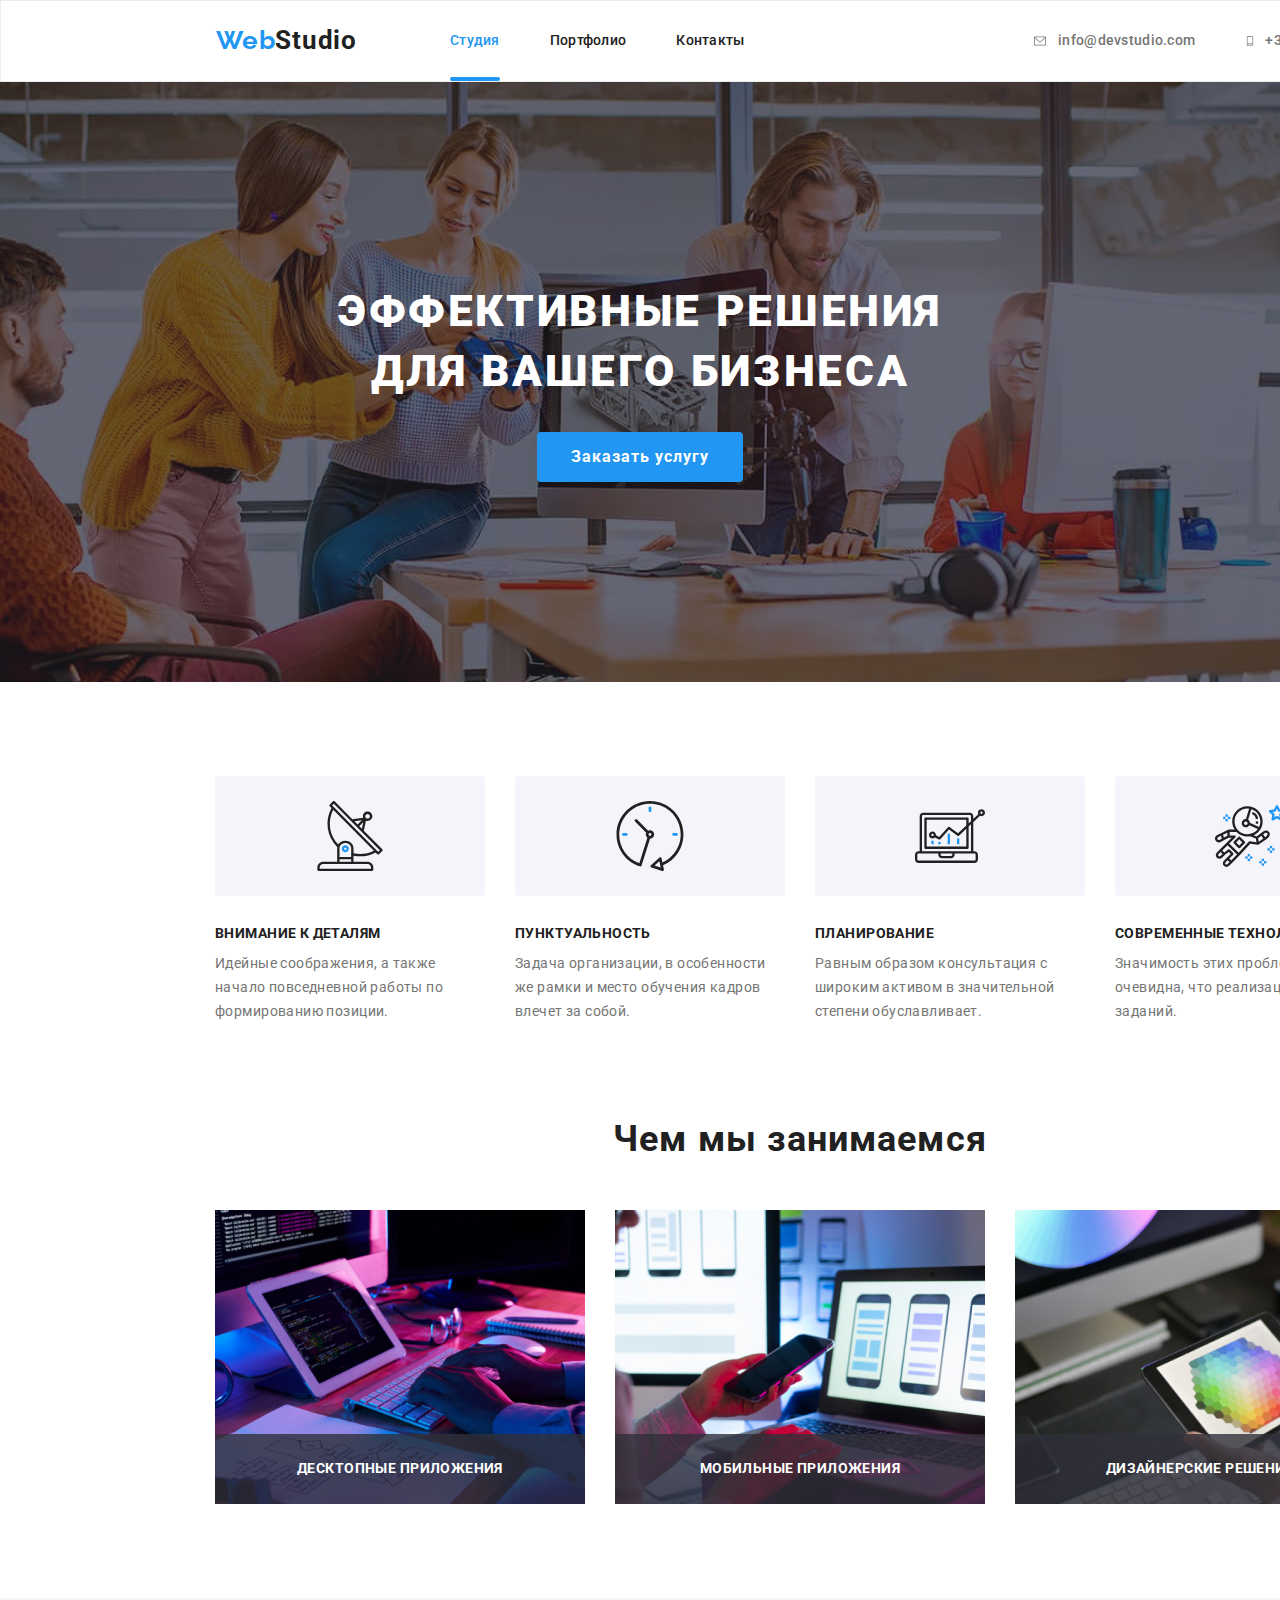
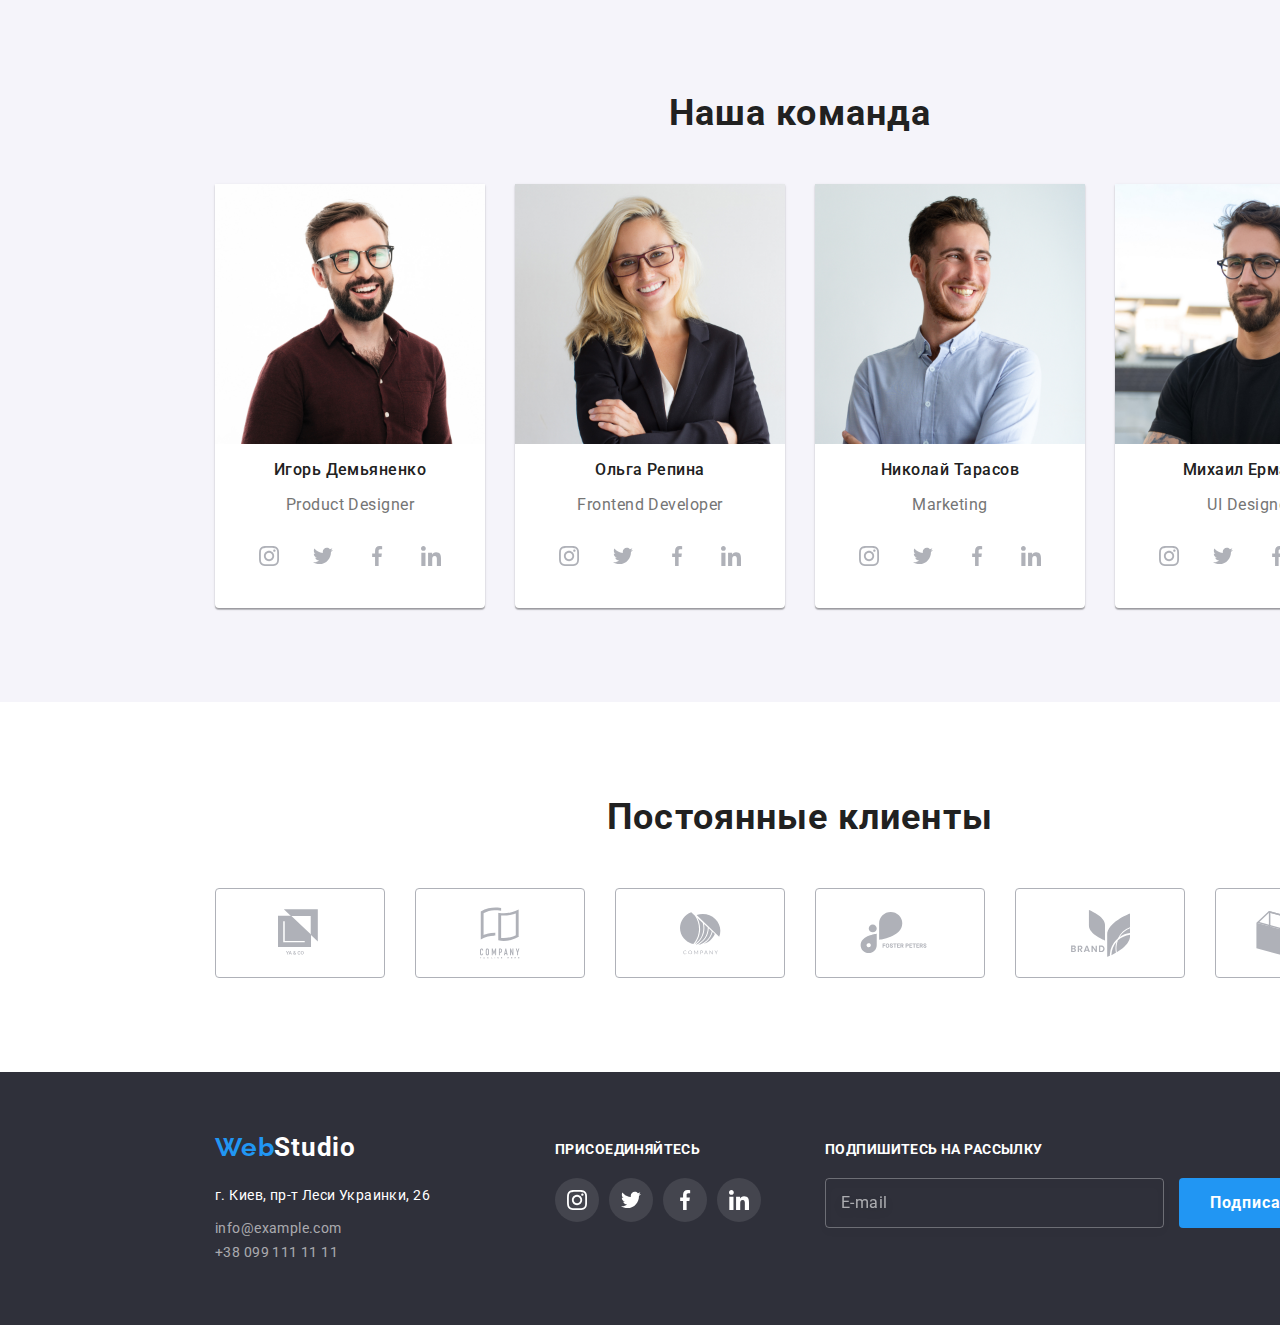
<file: index.html>
<!DOCTYPE html>
<html lang="ru">
  <head>
    <meta charset="UTF-8" />
    <meta name="viewport" content="width=device-width, initial-scale=1.0" />
    <title>Document</title>
    <link
      href="https://fonts.googleapis.com/css2?family=Raleway:wght@700&family=Roboto:wght@400;500;700;900&display=swap"
      rel="stylesheet"
    />
    <link
      rel="stylesheet"
      href="https://cdnjs.cloudflare.com/ajax/libs/modern-normalize/1.0.0/modern-normalize.min.css"
    />
    <link rel="stylesheet" href="./css/styles.css" />
  </head>
  <body>
    <header class="page-header">
      <div class="container main-nav">
        <nav class="main-nav">
          <a href="./index.html" class="link"
            ><span class="logo">Web</span
            ><span class="logo-header">Studio</span>
          </a>
          <ul class="site-nav list">
            <li class="item">
              <a href="./index.html" class="link current">Студия</a>
            </li>
            <li class="item">
              <a href="./portfolio.html" class="link">Портфолио</a>
            </li>
            <li class="item"><a href="" class="link">Контакты</a></li>
          </ul>
        </nav>
        <ul class="contacts-header list">
          <li class="item">
            <a
              href="mailto:info@devstudio.com"
              class="contacts-header-link link"
            >
              <svg class="icon-contacts-header" width="16" height="12">
                <use href="./images/icons/sprite.svg#icon-envelope"></use>
              </svg>
              info@devstudio.com
            </a>
          </li>
          <li class="item">
            <a href="tel:+380961111111" class="contacts-header-link link"
              ><svg class="icon-contacts-header" width="10" height="16">
                <use href="./images/icons/sprite.svg#icon-smartphone"></use>
              </svg>
              +38 096 111 11 11
            </a>
          </li>
        </ul>
      </div>
    </header>

    <main>
      <!-- <div class="container"> -->
      <section class="hero">
        <div class="hero-content">
          <h1 class="hero-title">Эффективные решения для вашего бизнеса</h1>
          <button type="button" class="primary-button link" data-modal-open>
            Заказать услугу
          </button>
        </div>
      </section>
      <!-- </div> -->

      <div class="container">
        <section class="section no-padding-bottom">
          <h2 class="section-title visually-hidden">Наши преимущества</h2>
          <ul class="list features">
            <li class="features-item icon-antenna">
              <h3 class="title">Внимание к деталям</h3>
              <p>
                Идейные соображения, а также начало повседневной работы по
                формированию позиции.
              </p>
            </li>

            <li class="features-item icon-clock">
              <h3 class="title">Пунктуальность</h3>

              <p>
                Задача организации, в особенности же рамки и место обучения
                кадров влечет за собой.
              </p>
            </li>
            <li class="features-item icon-diagram">
              <h3 class="title">Планирование</h3>
              <p>
                Равным образом консультация с широким активом в значительной
                степени обуславливает.
              </p>
            </li>
            <li class="features-item icon-astronaut">
              <h3 class="title">Современные технологии</h3>

              <p>
                Значимость этих проблем настолько очевидна, что реализация
                плановых заданий.
              </p>
            </li>
          </ul>
        </section>
      </div>
      <div class="container">
        <section class="section">
          <h2 class="section-title">Чем мы занимаемся</h2>
          <ul class="areas list">
            <li class="areas-item">
              <img src="./images/areas/1.jpg" alt="рабочий стол" width="370" />
              <div class="areas-item-desc title white-cl">
                Десктопные приложения
              </div>
            </li>
            <li class="areas-item">
              <img src="./images/areas/2.jpg" alt="смартфон" width="370" />
              <div class="areas-item-desc title white-cl">
                Мобильные приложения
              </div>
            </li>
            <li class="areas-item">
              <img src="./images/areas/3.jpg" alt="планшет" width="370" />
              <div class="areas-item-desc title white-cl">
                Дизайнерские решения
              </div>
            </li>
          </ul>
        </section>
      </div>
      <div class="secondary-container">
        <section class="section">
          <h2 class="section-title">Наша команда</h2>
          <ul class="team-set list">
            <li class="team-item">
              <img
                src="./images/team/ihor.jpg"
                alt="Продуктовый дизайнер"
                width="270"
              />
              <div class="team-member-desc">
                <h3 class="team-title">Игорь Демьяненко</h3>
                <p>Product Designer</p>
              </div>
              <ul class="icon-team-contacts-list list">
                <li class="icon-team-contacts-item">
                  <a
                    class="icon-team-contacts-link"
                    href="https://www.instagram.com"
                    target="_blank"
                    rel
                    aria-label="ссылка на инстаграм"
                  >
                    <svg class="icon" width="20" height="20">
                      <use
                        href="./images/icons/sprite.svg#icon-instagram"
                      ></use>
                    </svg>
                  </a>
                </li>
                <li class="icon-team-contacts-item">
                  <a
                    class="icon-team-contacts-link"
                    href="https://www.twitter.com"
                    target="_blank"
                    rel
                    aria-label="ссылка на твиттер"
                  >
                    <svg class="icon" width="20" height="20">
                      <use href="./images/icons/sprite.svg#icon-twitter"></use>
                    </svg>
                  </a>
                </li>
                <li class="icon-team-contacts-item">
                  <a
                    class="icon-team-contacts-link"
                    href="https://www.facebook.com"
                    target="_blank"
                    rel
                    aria-label="ссылка на фейсбук"
                  >
                    <svg class="icon" width="20" height="20">
                      <use href="./images/icons/sprite.svg#icon-facebook"></use>
                    </svg>
                  </a>
                </li>
                <li class="icon-team-contacts-item">
                  <a
                    class="icon-team-contacts-link"
                    href="https://www.linkedin.com"
                    target="_blank"
                    rel
                    aria-label="ссылка на линкедин"
                  >
                    <svg class="icon" width="20" height="20">
                      <use href="./images/icons/sprite.svg#icon-linkedin"></use>
                    </svg>
                  </a>
                </li>
              </ul>
            </li>
            <li class="team-item">
              <img
                src="./images/team/olha.jpg"
                alt="Фронтенд разработчик"
                width="270"
              />

              <div class="team-member-desc">
                <h3 class="team-title">Ольга Репина</h3>
                <p>Frontend Developer</p>
              </div>
              <ul class="icon-team-contacts-list list">
                <li class="icon-team-contacts-item">
                  <a
                    class="icon-team-contacts-link"
                    href="https://www.instagram.com"
                    target="_blank"
                    rel
                    aria-label="ссылка на инстаграм"
                  >
                    <svg class="icon" width="20" height="20">
                      <use
                        href="./images/icons/sprite.svg#icon-instagram"
                      ></use>
                    </svg>
                  </a>
                </li>
                <li class="icon-team-contacts-item">
                  <a
                    class="icon-team-contacts-link"
                    href="https://www.twitter.com"
                    target="_blank"
                    rel
                    aria-label="ссылка на твиттер"
                  >
                    <svg class="icon" width="20" height="20">
                      <use href="./images/icons/sprite.svg#icon-twitter"></use>
                    </svg>
                  </a>
                </li>
                <li class="icon-team-contacts-item">
                  <a
                    class="icon-team-contacts-link"
                    href="https://www.facebook.com"
                    target="_blank"
                    rel
                    aria-label="ссылка на фейсбук"
                  >
                    <svg class="icon" width="20" height="20">
                      <use href="./images/icons/sprite.svg#icon-facebook"></use>
                    </svg>
                  </a>
                </li>
                <li class="icon-team-contacts-item">
                  <a
                    class="icon-team-contacts-link"
                    href="https://www.linkedin.com"
                    target="_blank"
                    rel
                    aria-label="ссылка на линкедин"
                  >
                    <svg class="icon" width="20" height="20">
                      <use href="./images/icons/sprite.svg#icon-linkedin"></use>
                    </svg>
                  </a>
                </li>
              </ul>
            </li>
            <li class="team-item">
              <img src="./images/team/nick.jpg" alt="Маркетолог" width="270" />
              <div class="team-member-desc">
                <h3 class="team-title">Николай Тарасов</h3>
                <p>Marketing</p>
              </div>
              <ul class="icon-team-contacts-list list">
                <li class="icon-team-contacts-item">
                  <a
                    class="icon-team-contacts-link"
                    href="https://www.instagram.com"
                    target="_blank"
                    rel
                    aria-label="ссылка на инстаграм"
                  >
                    <svg class="icon" width="20" height="20">
                      <use
                        href="./images/icons/sprite.svg#icon-instagram"
                      ></use>
                    </svg>
                  </a>
                </li>
                <li class="icon-team-contacts-item">
                  <a
                    class="icon-team-contacts-link"
                    href="https://www.twitter.com"
                    target="_blank"
                    rel
                    aria-label="ссылка на твиттер"
                  >
                    <svg class="icon" width="20" height="20">
                      <use href="./images/icons/sprite.svg#icon-twitter"></use>
                    </svg>
                  </a>
                </li>
                <li class="icon-team-contacts-item">
                  <a
                    class="icon-team-contacts-link"
                    href="https://www.facebook.com"
                    target="_blank"
                    rel
                    aria-label="ссылка на фейсбук"
                  >
                    <svg class="icon" width="20" height="20">
                      <use href="./images/icons/sprite.svg#icon-facebook"></use>
                    </svg>
                  </a>
                </li>
                <li class="icon-team-contacts-item">
                  <a
                    class="icon-team-contacts-link"
                    href="https://www.linkedin.com"
                    target="_blank"
                    rel
                    aria-label="ссылка на линкедин"
                  >
                    <svg class="icon" width="20" height="20">
                      <use href="./images/icons/sprite.svg#icon-linkedin"></use>
                    </svg>
                  </a>
                </li>
              </ul>
            </li>

            <li class="team-item">
              <img
                src="./images/team/michael.jpg"
                alt="Дизайнер пользовательского контента"
                width="270"
              />
              <div class="team-member-desc">
                <h3 class="team-title">Михаил Ермаков</h3>
                <p>UI Designer</p>
              </div>
              <ul class="icon-team-contacts-list list">
                <li class="icon-team-contacts-item">
                  <a
                    class="icon-team-contacts-link"
                    href="https://www.instagram.com"
                    target="_blank"
                    rel
                    aria-label="ссылка на инстаграм"
                  >
                    <svg class="icon" width="20" height="20">
                      <use
                        href="./images/icons/sprite.svg#icon-instagram"
                      ></use>
                    </svg>
                  </a>
                </li>
                <li class="icon-team-contacts-item">
                  <a
                    class="icon-team-contacts-link"
                    href="https://www.twitter.com"
                    target="_blank"
                    rel
                    aria-label="ссылка на твиттер"
                  >
                    <svg class="icon" width="20" height="20">
                      <use href="./images/icons/sprite.svg#icon-twitter"></use>
                    </svg>
                  </a>
                </li>
                <li class="icon-team-contacts-item">
                  <a
                    class="icon-team-contacts-link"
                    href="https://www.facebook.com"
                    target="_blank"
                    rel
                    aria-label="ссылка на фейсбук"
                  >
                    <svg class="icon" width="20" height="20">
                      <use href="./images/icons/sprite.svg#icon-facebook"></use>
                    </svg>
                  </a>
                </li>
                <li class="icon-team-contacts-item">
                  <a
                    class="icon-team-contacts-link"
                    href="https://www.linkedin.com"
                    target="_blank"
                    rel
                    aria-label="ссылка на линкедин"
                  >
                    <svg class="icon" width="20" height="20">
                      <use href="./images/icons/sprite.svg#icon-linkedin"></use>
                    </svg>
                  </a>
                </li>
              </ul>
            </li>
          </ul>
        </section>
      </div>
      <div class="container">
        <section class="section">
          <h2 class="section-title">Постоянные клиенты</h2>
          <ul class="regular-clients-list list">
            <li class="regular-clients-item">
              <a href="" class="regular-clients-link">
                <svg class="icon" width="44" height="49">
                  <use href="./images/icons/sprite.svg#icon-logo1"></use>
                </svg>
              </a>
            </li>
            <li class="regular-clients-item">
              <a href="" class="regular-clients-link">
                <svg class="icon" width="40" height="52">
                  <use href="./images/icons/sprite.svg#icon-logo2"></use>
                </svg>
              </a>
            </li>
            <li class="regular-clients-item">
              <a href="" class="regular-clients-link">
                <svg class="icon" width="41" height="43">
                  <use href="./images/icons/sprite.svg#icon-logo3"></use>
                </svg>
              </a>
            </li>
            <li class="regular-clients-item">
              <a href="" class="regular-clients-link">
                <svg class="icon" width="80" height="42">
                  <use href="./images/icons/sprite.svg#icon-logo4"></use>
                </svg>
              </a>
            </li>
            <li class="regular-clients-item">
              <a href="" class="regular-clients-link">
                <svg class="icon" width="59" height="47">
                  <use href="./images/icons/sprite.svg#icon-logo5"></use>
                </svg>
              </a>
            </li>
            <li class="regular-clients-item">
              <a href="" class="regular-clients-link"
                ><svg class="icon" width="88" height="45">
                  <use href="./images/icons/sprite.svg#icon-logo6"></use>
                </svg>
              </a>
            </li>
          </ul>
        </section>
      </div>
    </main>

    <footer class="page-footer">
      <div class="container">
        <div class="footer-element">
          <a href="./index.html" class="link">
            <span class="logo">Web</span><span class="logo-footer">Studio</span>
          </a>
          <address class="address-override">
            <p class="post">г. Киев, пр-т Леси Украинки, 26</p>
            <a href="mailto:info@devstudio.com" class="contacts-footer link"
              >info@example.com
            </a>
            <a href="tel:+380991111111" class="contacts-footer link"
              >+38 099 111 11 11
            </a>
          </address>
        </div>

        <div class="footer-element">
          <h3 class="title white-cl">Присоединяйтесь</h3>
          <ul class="icon-footer-contacts-list list">
            <li class="icon-footer-contacts-item">
              <a
                class="icon-footer-contacts-link"
                href="https://www.instagram.com"
                target="_blank"
                rel
                aria-label="ссылка на инстаграм"
              >
                <svg class="icon-footer-contacts" width="20" height="20">
                  <use href="./images/icons/sprite.svg#icon-instagram"></use>
                </svg>
              </a>
            </li>
            <li class="icon-footer-contacts-item">
              <a
                class="icon-footer-contacts-link"
                href="https://www.twitter.com"
                target="_blank"
                rel
                aria-label="ссылка на твиттер"
              >
                <svg class="icon-footer-contacts" width="20" height="20">
                  <use href="./images/icons/sprite.svg#icon-twitter"></use>
                </svg>
              </a>
            </li>
            <li class="icon-footer-contacts-item">
              <a
                class="icon-footer-contacts-link"
                href="https://www.facebook.com"
                target="_blank"
                rel
                aria-label="ссылка на фейсбук"
              >
                <svg class="icon-footer-contacts" width="20" height="20">
                  <use href="./images/icons/sprite.svg#icon-facebook"></use>
                </svg>
              </a>
            </li>
            <li class="icon-footer-contacts-item">
              <a
                class="icon-footer-contacts-link"
                href="https://www.linkedin.com"
                target="_blank"
                rel
                aria-label="ссылка на линкедин"
              >
                <svg class="icon-footer-contacts" width="20" height="20">
                  <use href="./images/icons/sprite.svg#icon-linkedin"></use>
                </svg>
              </a>
            </li>
          </ul>
        </div>

        <form class="subscribe-form">
          <h3 class="title white-cl">Подпишитесь на рассылку</h3>
          <input type="email" name="email" id="email" placeholder="E-mail" />
          <button class="primary-button" type="submit">Подписаться</button>
          <svg class="icon-send" width="24" height="24">
            <use href="./images/icons/sprite.svg#icon-send"></use>
          </svg>
        </form>
      </div>
    </footer>

    <div class="backdrop is-hidden" data-modal>
      <div class="modal">
        <a class="icon-modal-close" data-modal-close>
          <svg class="icon-close" width="30" height="30">
            <use href="./images/icons/sprite.svg#icon-close"></use>
          </svg>
        </a>
        <form class="form">
          <b class="modal-title">Оставьте свои данные, мы вам перезвоним</b>
          <div class="form-field">
            <label for="name">Имя</label>
            <input type="text" name="name" id="name" />
            <svg class="form-field-icon" width="12" height="12">
              <use href="./images/icons/sprite.svg#name"></use>
            </svg>
          </div>

          <div class="form-field">
            <label for="tel">Телефон</label>
            <input type="tel" name="tel" id="tel" />
            <svg class="form-field-icon" width="14" height="14">
              <use href="./images/icons/sprite.svg#telephone"></use>
            </svg>
          </div>

          <div class="form-field">
            <label for="mail">Почта</label>
            <input
              class="form-field-input"
              type="email"
              name="mail"
              id="mail"
            />
            <svg class="form-field-icon" width="16" height="12">
              <use href="./images/icons/sprite.svg#mail"></use>
            </svg>
          </div>

          <div class="form-field">
            <label for="comment">Комментарий</label>
            <textarea
              name="comment"
              id="comment"
              rows="6"
              placeholder="Введите текст"
            >
            </textarea>
          </div>

          <label class="checkbox-label">
            <input class="checkbox" type="checkbox" name="checkbox" />
            <span class="checkbox-icon"> </span>
            Соглашаюсь с рассылкой и принимаю
            <a class="link" href="_blank">Условия договора</a>
          </label>

          <div class="form-button">
            <button class="primary-button" type="submit">Отправить</button>
          </div>
        </form>
      </div>
    </div>

    <script src="./js/modal.js"></script>
  </body>
</html>
</file>
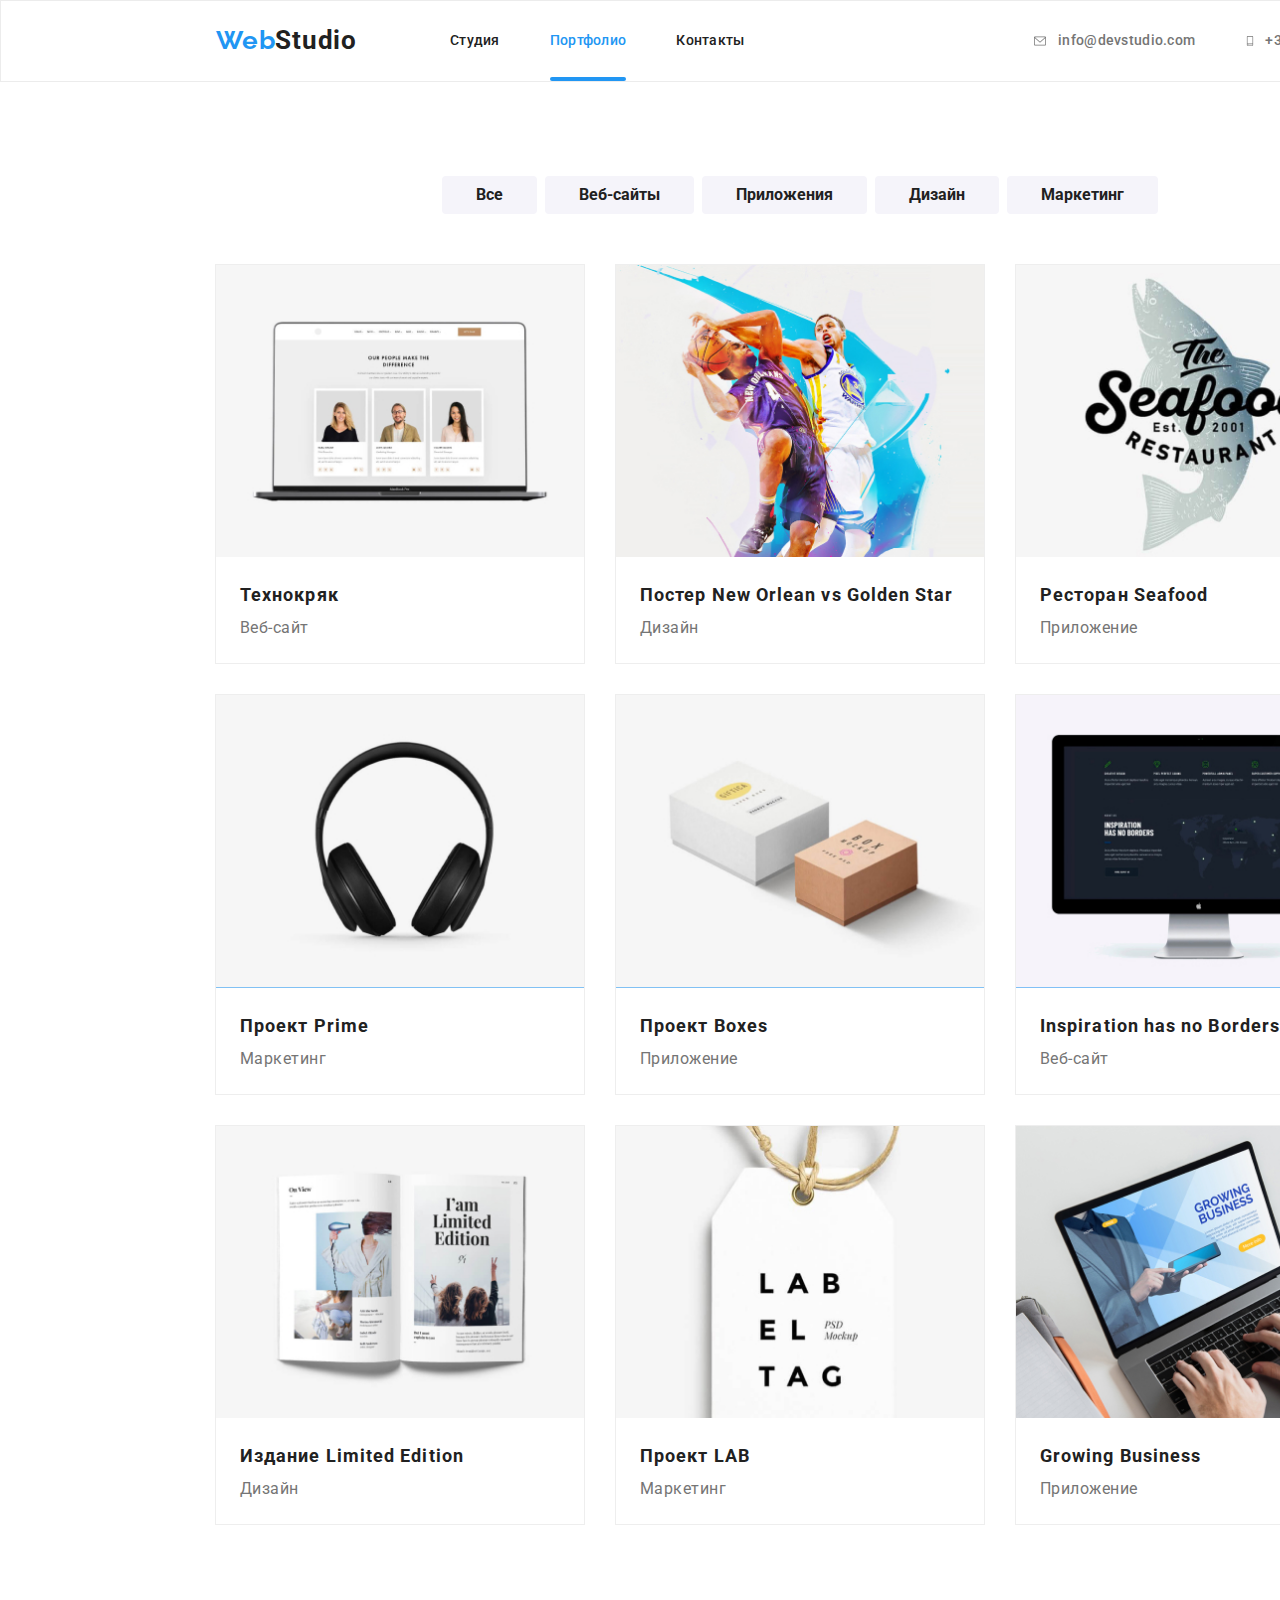
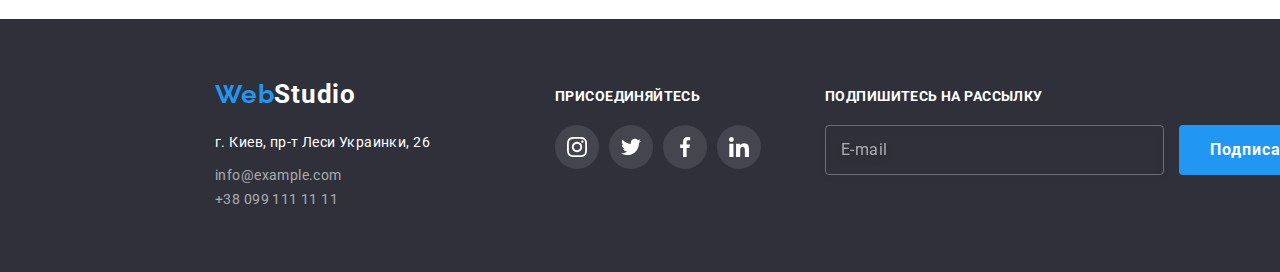
<file: portfolio.html>
<!DOCTYPE html>
<html lang="ru">
  <head>
    <meta charset="UTF-8" />
    <meta name="viewport" content="width=device-width, initial-scale=1.0" />
    <title>Portfolio</title>
    <link
      href="https://fonts.googleapis.com/css2?family=Raleway:wght@700&family=Roboto:wght@400;500;700;900&display=swap"
      rel="stylesheet"
    />
    <link
      rel="stylesheet"
      href="https://cdnjs.cloudflare.com/ajax/libs/modern-normalize/1.0.0/modern-normalize.min.css"
    />
    <link rel="stylesheet" href="./css/styles.css" />
  </head>
  <body>
    <header class="page-header">
      <div class="container main-nav">
        <nav class="main-nav">
          <a href="./index.html" class="link"
            ><span class="logo">Web</span
            ><span class="logo-header">Studio</span>
          </a>
          <ul class="site-nav list">
            <li class="item">
              <a href="./index.html" class="link">Студия</a>
            </li>
            <li class="item">
              <a href="./portfolio.html" class="link current">Портфолио</a>
            </li>
            <li class="item"><a href="" class="link">Контакты</a></li>
          </ul>
        </nav>
        <ul class="contacts-header list">
          <li class="item">
            <a
              href="mailto:info@devstudio.com"
              class="contacts-header-link link"
            >
              <svg class="icon-contacts-header" width="16" height="12">
                <use href="./images/icons/sprite.svg#icon-envelope"></use>
              </svg>
              info@devstudio.com
            </a>
          </li>
          <li class="item">
            <a href="tel:+380961111111" class="contacts-header-link link"
              ><svg class="icon-contacts-header" width="10" height="16">
                <use href="./images/icons/sprite.svg#icon-smartphone"></use>
              </svg>
              +38 096 111 11 11
            </a>
          </li>
        </ul>
      </div>
    </header>

    <main>
      <div class="container">
        <section class="section">
          <h1 class="visually-hidden">Наши работы</h1>
          <ul class="our-works-filter list">
            <li class="button-item">
              <button type="button" class="filter-button">Все</button>
            </li>
            <li class="button-item">
              <button type="button" class="filter-button">Веб-сайты</button>
            </li>
            <li class="button-item">
              <button type="button" class="filter-button">Приложения</button>
            </li>
            <li class="button-item">
              <button type="button" class="filter-button">Дизайн</button>
            </li>
            <li class="button-item">
              <button type="button" class="filter-button">Маркетинг</button>
            </li>
          </ul>
          <ul class="list our-works-set">
            <li class="our-works-item">
              <a href="" class="link">
                <div class="work-thumb">
                  <img
                    src="./images/works-set/технокряк.jpg"
                    alt="страница сайта"
                  />
                  <div class="work-text">
                    Технокряк это современная площадка распространения
                    коронавируса. Компании используют эту платформу для
                    цифрового шпионажа и атак на защищённые сервера конкурентов.
                  </div>
                </div>

                <h2 class="work-title">Технокряк</h2>
                <p class="work-description">Веб-сайт</p>
              </a>
            </li>
            <li class="our-works-item">
              <a href="" class="link">
                <div class="work-thumb">
                  <img
                    src="./images/works-set/постер.jpg"
                    alt="постер со спорстменами"
                  />
                  <div class="work-text">
                    Технокряк это современная площадка распространения
                    коронавируса. Компании используют эту платформу для
                    цифрового шпионажа и атак на защищённые сервера конкурентов.
                  </div>
                </div>
                <h2 class="work-title">Постер New Orlean vs Golden Star</h2>
                <p class="work-description">Дизайн</p>
              </a>
            </li>
            <li class="our-works-item">
              <a href="" class="link">
                <div class="work-thumb">
                  <img src="./images/works-set/ресторан.jpg" alt="ресторан" />
                  <div class="work-text">
                    Технокряк это современная площадка распространения
                    коронавируса. Компании используют эту платформу для
                    цифрового шпионажа и атак на защищённые сервера конкурентов.
                  </div>
                </div>
                <h2 class="work-title">Ресторан Seafood</h2>
                <p class="work-description">Приложение</p>
              </a>
            </li>
            <li class="our-works-item">
              <a href="" class="link">
                <div class="work-thumb">
                  <img src="./images/works-set/prime.jpg" alt="наушники" />
                  <div class="work-text">
                    Технокряк это современная площадка распространения
                    коронавируса. Компании используют эту платформу для
                    цифрового шпионажа и атак на защищённые сервера конкурентов.
                  </div>
                </div>
                <h2 class="work-title">Проект Prime</h2>
                <p class="work-description">Маркетинг</p>
              </a>
            </li>
            <li class="our-works-item">
              <a href="" class="link">
                <div class="work-thumb">
                  <img src="./images/works-set/boxes.jpg" alt="две коробки" />
                  <div class="work-text">
                    Технокряк это современная площадка распространения
                    коронавируса. Компании используют эту платформу для
                    цифрового шпионажа и атак на защищённые сервера конкурентов.
                  </div>
                </div>
                <h2 class="work-title">Проект Boxes</h2>
                <p class="work-description">Приложение</p>
              </a>
            </li>
            <li class="our-works-item">
              <a href="" class="link">
                <div class="work-thumb">
                  <img
                    src="./images/works-set/inspiration.jpg"
                    alt="заглавная страница сайта"
                  />
                  <div class="work-text">
                    Технокряк это современная площадка распространения
                    коронавируса. Компании используют эту платформу для
                    цифрового шпионажа и атак на защищённые сервера конкурентов.
                  </div>
                </div>
                <h2 class="work-title">Inspiration has no Borders</h2>
                <p class="work-description">Веб-сайт</p>
              </a>
            </li>
            <li class="our-works-item">
              <a href="" class="link">
                <div class="work-thumb">
                  <img
                    src="./images/works-set/limited.jpg"
                    alt="разворот журнала"
                  />
                  <div class="work-text">
                    Технокряк это современная площадка распространения
                    коронавируса. Компании используют эту платформу для
                    цифрового шпионажа и атак на защищённые сервера конкурентов.
                  </div>
                </div>
                <h2 class="work-title">Издание Limited Edition</h2>
                <p class="work-description">Дизайн</p>
              </a>
            </li>
            <li class="our-works-item">
              <a href="" class="link">
                <div class="work-thumb">
                  <img src="./images/works-set/lab.jpg" alt="бирка"/>
                  <div class="work-text">
                  Технокряк это современная площадка распространения
                  коронавируса. Компании используют эту платформу для
                  цифрового шпионажа и атак на защищённые сервера конкурентов.
                </div>
              </div>
                <h2 class="work-title">Проект LAB</h2>
                <p class="work-description">Маркетинг</p>
              </a>
            </li>
            <li class="our-works-item">
              <a href="" class="link"></a>
              <div class="work-thumb">
                <img
                  src="./images/works-set/business.jpg"
                  alt="открытый ноутбук"/>
                  <div class="work-text">
                    Технокряк это современная площадка распространения
                    коронавируса. Компании используют эту платформу для
                    цифрового шпионажа и атак на защищённые сервера конкурентов.
                  </div>
              </div>
                <h2 class="work-title">Growing Business</h2>
                <p class="work-description">Приложение</p>
              </a>
            </li>
          </ul>
        </section>
      </div>
    </main>

    <footer class="page-footer">
      <div class="container">
        <div class="footer-element">
          <a href="./index.html" class="link">
            <span class="logo">Web</span><span class="logo-footer">Studio</span>
          </a>
          <address class="address-override">
            <p class="post">г. Киев, пр-т Леси Украинки, 26</p>
            <a href="mailto:info@devstudio.com" class="contacts-footer link"
              >info@example.com
            </a>
            <a href="tel:+380991111111" class="contacts-footer link"
              >+38 099 111 11 11
            </a>
          </address>
        </div>

        <div class="footer-element">
          <h3 class="title white-cl">Присоединяйтесь</h3>
          <ul class="icon-footer-contacts-list list">
            <li class="icon-footer-contacts-item">
              <a
                class="icon-footer-contacts-link"
                href="https://www.instagram.com"
                target="_blank"
                rel
                aria-label="ссылка на инстаграм"
              >
                <svg class="icon-footer-contacts" width="20" height="20">
                  <use href="./images/icons/sprite.svg#icon-instagram"></use>
                </svg>
              </a>
            </li>
            <li class="icon-footer-contacts-item">
              <a
                class="icon-footer-contacts-link"
                href="https://www.twitter.com"
                target="_blank"
                rel
                aria-label="ссылка на твиттер"
              >
                <svg class="icon-footer-contacts" width="20" height="20">
                  <use href="./images/icons/sprite.svg#icon-twitter"></use>
                </svg>
              </a>
            </li>
            <li class="icon-footer-contacts-item">
              <a
                class="icon-footer-contacts-link"
                href="https://www.facebook.com"
                target="_blank"
                rel
                aria-label="ссылка на фейсбук"
              >
                <svg class="icon-footer-contacts" width="20" height="20">
                  <use href="./images/icons/sprite.svg#icon-facebook"></use>
                </svg>
              </a>
            </li>
            <li class="icon-footer-contacts-item">
              <a
                class="icon-footer-contacts-link"
                href="https://www.linkedin.com"
                target="_blank"
                rel
                aria-label="ссылка на линкедин"
              >
                <svg class="icon-footer-contacts" width="20" height="20">
                  <use href="./images/icons/sprite.svg#icon-linkedin"></use>
                </svg>
              </a>
            </li>
          </ul>
        </div>
            <form class="subscribe-form">
              <h3 class="title white-cl">Подпишитесь на рассылку</h3>
              <input type="email" name="email" id="email" placeholder="E-mail" />
              <button class="primary-button" type="submit">Подписаться</button>
              <svg class="icon-send" width="24" height="24">
                <use href="./images/icons/sprite.svg#icon-send"></use>
              </svg>
            </form>
      </div>
    </footer>
  </body>
</html>
</file>
<file: css/styles.css>
/* цвет основного текста #757575 */
/* вторичный цвет текста #212121 */
/* акцент #2196F3 */
/* белый цвет #FFFFFF */
/* цвет текста почты и телефона в подвале rgba(255, 255, 255, 0.6) */
/* вторичный цвет фона #F5F4FA*/

:root {
  --primary-text-color: #757575;
  --title-text-color: #212121;
  --accent-color: #2196f3;
  --primary-white-color: #ffffff;
  --dark-bg-color: #2f303a;
  --secondary-bg-color: #f5f4fa;
  --contacts-footer-text-color: rgba(255, 255, 255, 0.6);
  --icon-fill: #afb1b8;
}

body {
  background-color: var(--primary-white-color);
  color: var(--primary-text-color);
  font-family: Roboto, sans-serif;
  font-size: 14px;
  line-height: 1.71;
  letter-spacing: 0.03em;
}

img {
  display: block;
  max-width: 100%;
  height: auto;
}

.page-header {
  border: 1px solid #ececec;
}

.container {
  display: flex;
  flex-wrap: wrap;
  width: 1600px;
  padding-left: 215px;
  padding-right: 215px;
  margin-left: auto;
  margin-right: auto;

  background-color: var(--primary-white-color);
}

.title {
  margin-top: 0px;
  margin-bottom: 10px;
  color: var(--title-text-color);
  font-weight: 700;
  font-size: 14px;
  line-height: 1.14;
  letter-spacing: 0.03em;
  text-transform: uppercase;
}

.white-cl {
  color: var(--primary-white-color);
  margin-top: 10px;
  margin-bottom: 20px;
}
.secondary-container {
  width: 1600px;
  padding-left: 215px;
  padding-right: 215px;
  margin-left: auto;
  margin-right: auto;

  background-color: var(--secondary-bg-color);
}

.list {
  padding: 0;
  margin: 0;
  list-style-type: none;
}
.link {
  text-decoration: none;
}

.logo {
  color: var(--accent-color);
  font-family: Raleway, sans-serif;
  font-weight: bold;
  font-size: 26px;
  line-height: 1.2;
  letter-spacing: 0.03em;
}
.logo-header {
  color: var(--title-text-color);
  font-weight: bold;
  font-size: 26px;
  line-height: 1.2;
  letter-spacing: 0.03em;
}

.main-nav {
  display: flex;
  align-items: center;
}

/* Site-nav */

.site-nav {
  display: flex;
  margin-left: 93px;
}

.site-nav .item:not(:last-child) {
  margin-right: 50px;
}
.site-nav .link {
  display: block;
  padding-top: 32px;
  padding-bottom: 32px;

  color: var(--title-text-color);
  font-weight: 500;
  font-size: 14px;
  line-height: 1.14;
  letter-spacing: 0.02em;
  transition-duration: 250ms;
  transition-timing-function: cubic-bezier(0.4, 0, 0.2, 1);
}

.site-nav .link:hover,
.site-nav .link:focus {
  color: var(--accent-color);
}
.site-nav .link.current {
  position: relative;
  color: var(--accent-color);
}

.site-nav .link.current::after {
  content: "";
  position: absolute;
  left: 0;
  bottom: 0;
  width: 100%;
  height: 4px;
  border-radius: 2px;

  background-color: var(--accent-color);
}
/*  Contacts */

.item {
  align-items: center;
}

.contacts-header {
  display: flex;
  flex-wrap: wrap;

  margin-left: auto;
}

.contacts-header .item + .item {
  margin-left: 50px;
}
.contacts-header-link {
  display: flex;
  align-items: center;
  color: var(--primary-text-color);
  font-weight: 500;
  font-size: 14px;
  line-height: 1.14;
  letter-spacing: 0.02em;
  cursor: pointer;
  transition-duration: 250ms;
  transition-timing-function: cubic-bezier(0.4, 0, 0.2, 1);
}

.contacts-header-link:hover,
.contacts-header-link:focus {
  color: var(--accent-color);
}

.icon-contacts-header {
  fill: var(--primary-text-color);
  margin-right: 10px;
}

.contacts-header-link:hover .icon-contacts-header {
  fill: var(--accent-color);
}

/* Hero */

.hero {
  text-align: center;
  background-color: var(--dark-bg-color);
  max-width: 1600px;
  min-height: 600px;
  margin-left: auto;
  margin-right: auto;

  background-image: linear-gradient(
      to right,
      rgba(47, 48, 58, 0.4),
      rgba(47, 48, 58, 0.4)
    ),
    url(../images/hero/Img-hero.jpg);
  background-repeat: no-repeat;
  background-position: center;
  background-size: cover;
}

.hero-content {
  display: inline-block;
  width: 696px;
  border: 0px;
  margin: 0px;
  padding-top: 200px;
  padding-bottom: 200px;
}

.hero-title {
  margin-top: 0px;
  margin-bottom: 30px;
  color: var(--primary-white-color);
  font-weight: 900;
  font-size: 44px;
  line-height: 1.36;
  letter-spacing: 0.06em;
  text-transform: uppercase;
}
.primary-button {
  padding: 10px 32px;
  min-width: 200px;
  min-height: 50px;
  text-decoration: none;
  text-align: center;
  border-color: transparent;
  border-radius: 4px;

  background-color: var(--accent-color);
  color: var(--primary-white-color);
  font-weight: 700;
  font-size: 16px;
  line-height: 1.88px;
  letter-spacing: 0.06em;
}

.primary-button:hover {
  cursor: pointer;
}
.visually-hidden {
  position: absolute;
  width: 1px;
  height: 1px;
  margin: -1px;
  border: 0;
  padding: 0;
  clip: rect(0 0 0 0);
  overflow: hidden;
}

/* Section */

.section-title {
  margin-top: 0;
  margin-bottom: 50px;
  color: var(--title-text-color);
  font-weight: 700;
  font-size: 36px;
  line-height: 1.17;
  text-align: center;
  letter-spacing: 0.03em;
}

.section {
  padding-top: 94px;
  padding-bottom: 94px;
}

.no-padding-bottom {
  padding-bottom: 0px;
}

/* Features */
.features {
  display: flex;
  flex-wrap: wrap;
}

.features-item {
  width: calc((100% - 90px) / 4);
  margin-right: 30px;
  margin-bottom: 0px;
}
.features-item:nth-child(4n) {
  margin-right: 0px;
}

.features-item:nth-last-child(-n + 4) {
  margin-bottom: 0px;
}

.features-item::before {
  content: "";
  display: block;
  width: 270px;
  height: 120px;
  margin-bottom: 30px;
  border-radius: 4px;
  background-size: 70px;
  background-repeat: no-repeat;
  background-position: center;
  background-color: var(--secondary-bg-color);
}

.icon-antenna::before {
  background-image: url(../images/features/antenna.svg);
}

.icon-clock::before {
  background-image: url(../images/features/clock.svg);
}

.icon-diagram::before {
  background-image: url(../images/features/diagram.svg);
}

.icon-astronaut::before {
  background-image: url(../images/features/astronaut.svg);
}

.features p {
  margin-top: 0;
  margin-bottom: 0px;
}

/* Areas of work */
.areas {
  display: flex;
  flex-wrap: wrap;
}

.areas-item {
  position: relative;
  width: calc((100% - 60px) / 3);
  margin-right: 30px;
  margin-bottom: 0px;
}

.areas-item:nth-child(3n) {
  margin-right: 0px;
}

.areas-item:nth-last-child(-n + 3) {
  margin-bottom: 0px;
}
.areas-item-desc {
  position: absolute;
  bottom: 0;
  left: 0;
  text-align: center;
  padding-top: 27px;
  margin: 0;
  width: 100%;
  min-height: 70px;

  background-color: rgba(47, 48, 58, 0.8);
}
.team-set {
  display: flex;
  flex-wrap: wrap;

  font-size: 16px;
  line-height: 1.19;
  text-align: center;
  letter-spacing: 0.03em;
}

.team-item {
  width: calc((100% - 90px) / 4);
  margin-right: 30px;
  margin-bottom: 30px;

  background: var(--primary-white-color);
  box-shadow: 0px 1px 3px rgba(0, 0, 0, 0.12), 0px 1px 1px rgba(0, 0, 0, 0.14),
    0px 2px 1px rgba(0, 0, 0, 0.2);
  border-radius: 0px 0px 4px 4px;
}

.team-item:nth-child(4n) {
  margin-right: 0px;
}

.team-item:nth-last-child(-n + 4) {
  margin-bottom: 0px;
}
.team-title {
  color: var(--title-text-color);
  font-weight: 500;
  font-size: 16px;
  line-height: 1.19;
  text-align: center;
  letter-spacing: 0.03em;
}
.team-member-desc {
  padding-right: 24px;
  padding-left: 24px;
  padding-bottom: 20px;
  text-align: center;
}

.team-set p {
  margin-top: 0px;
  margin-bottom: 0px;
}
.icon-team-contacts-list {
  display: flex;
  justify-content: center;
  margin-bottom: 30px;
}

.icon-team-contacts-item:not(:last-child) {
  margin-right: 10px;
}

.icon-team-contacts-link {
  display: flex;
  justify-content: center;
  align-items: center;
  width: 44px;
  height: 44px;
  background-color: var(--primary-white-color);
  border-radius: 50%;
  transition-duration: 250ms;
  transition-timing-function: cubic-bezier(0.4, 0, 0.2, 1);
}

.icon-team-contacts-link:hover {
  background-color: var(--accent-color);
}
.icon {
  fill: var(--icon-fill);
}
.icon-team-contacts-link:hover .icon {
  fill: var(--primary-white-color);
}
.regular-clients-list {
  display: flex;
  flex-wrap: wrap;
}

.regular-clients-item {
  margin-bottom: 0px;
  transition-duration: 250ms;
  transition-timing-function: cubic-bezier(0.4, 0, 0.2, 1);
}
.regular-clients-item:not(:last-child) {
  margin-right: 30px;
}

.regular-clients-link {
  display: flex;
  justify-content: center;
  align-items: center;
  width: 170px;
  height: 90px;
  background-color: var(--primary-white-color);
  border: 1px solid var(--icon-fill);
  border-radius: 4px;
  transition-duration: 250ms;
  transition-timing-function: cubic-bezier(0.4, 0, 0.2, 1);
}

.regular-clients-link:hover {
  border: 1px solid var(--accent-color);
}
.regular-clients-link:hover .icon {
  fill: var(--accent-color);
}

.our-works-filter {
  display: flex;
  justify-content: center;
  margin-bottom: 50px;
}

.filter-button {
  padding: 10px 32px;
  min-width: 73px;
  min-height: 38px;
  text-decoration: none;
  text-align: center;
  border-color: transparent;
  border-radius: 4px;

  color: var(--title-text-color);
  background-color: var(--secondary-bg-color);
  font-weight: 700;
  font-size: 16px;
  line-height: 1.88px;
  transition-duration: 250ms;
  transition-timing-function: cubic-bezier(0.4, 0, 0.2, 1);
}

.filter-button:hover {
  background-color: var(--accent-color);
  color: var(--primary-white-color);
  box-shadow: 0px 3px 1px rgba(0, 0, 0, 0.1), 0px 1px 2px rgba(0, 0, 0, 0.08),
    0px 2px 2px rgba(0, 0, 0, 0.12);
  cursor: pointer;
}

.our-works-filter .button-item + .button-item {
  margin-left: 8px;
}
.our-works-item {
  width: calc((100% - 60px) / 3);
  margin-right: 30px;
  margin-bottom: 30px;

  background-color: var(--primary-white-color);
  border: 1px solid #eeeeee;
  transition-duration: 250ms;
  transition-timing-function: cubic-bezier(0.4, 0, 0.2, 1);
}

.our-works-item:nth-child(3n) {
  margin-right: 0px;
}

.our-works-item:nth-last-child(-n + 3) {
  margin-bottom: 0px;
}

.our-works-item:hover {
  box-shadow: 0px 1px 1px rgba(0, 0, 0, 0.12), 0px 4px 4px rgba(0, 0, 0, 0.06),
    1px 4px 6px rgba(0, 0, 0, 0.16);
}

.our-works-item:hover .work-thumb::before {
  transform: translateY(0);
}

.our-works-item:hover .work-text {
  transform: translateY(0);
}

.work-thumb {
  position: relative;
  overflow: hidden;
}

.work-thumb::before {
  display: inline-block;
  position: absolute;
  content: "";
  width: 100%;
  height: 100%;
  background-color: rgba(33, 150, 243, 0.9);
  transform: translateY(100%);
  transition: transform 250ms cubic-bezier(0.4, 0, 0.2, 1);
}

.work-text {
  display: inline-block;
  position: absolute;
  top: 0;
  left: 0;

  text-align: left;
  padding: 63px 24px;
  margin: 0;
  width: 100%;

  font-weight: 400;
  font-size: 18px;
  line-height: 1.56;
  letter-spacing: 0.03em;
  color: var(--primary-white-color);

  transform: translateY(100.1%);
  transition: transform 250ms cubic-bezier(0.4, 0, 0.2, 1);
}
.work-title {
  margin: 0;
  padding-top: 20px;
  padding-left: 24px;
  color: var(--title-text-color);
  font-weight: 700;
  font-size: 18px;
  line-height: 2;
  letter-spacing: 0.06em;
}

.work-description {
  margin: 0;
  padding-bottom: 20px;
  padding-left: 24px;
  color: var(--primary-text-color);
  font-size: 16px;
  line-height: 1.87;
  letter-spacing: 0.03em;
}

.our-works-set {
  display: flex;
  flex-wrap: wrap;
}

.page-footer .container {
  background-color: var(--dark-bg-color);
}

.logo-footer {
  color: var(--primary-white-color);
  font-weight: bold;
  font-size: 26px;
  line-height: 1.2;
  letter-spacing: 0.03em;
}

.contacts-footer {
  display: block;
  color: var(--contacts-footer-text-color);
}

.post {
  margin-top: 20px;
  margin-bottom: 9px;
  color: var(--primary-white-color);
}

.address-override {
  font-style: normal;
  font-size: 14px;
  line-height: 1.71;
  letter-spacing: 0.03em;
}

.footer-element {
  width: calc((100% - 90px) / 4);
  margin-right: 70px;
  padding-top: 60px;
  padding-bottom: 60px;
}

.footer-element:nth-child(2) {
  margin-right: 0px;
}

.icon-footer-contacts-list {
  display: flex;

  margin-bottom: 30px;
}

.icon-footer-contacts-item:not(:last-child) {
  margin-right: 10px;
}

.icon-footer-contacts-link {
  display: flex;
  justify-content: center;
  align-items: center;
  width: 44px;
  height: 44px;
  background-color: rgba(255, 255, 255, 0.1);
  border-radius: 50%;
  transition-duration: 250ms;
  transition-timing-function: cubic-bezier(0.4, 0, 0.2, 1);
}

.icon-footer-contacts-link:hover {
  background-color: var(--accent-color);
}
.icon-footer-contacts {
  fill: var(--primary-white-color);
}
.icon-footer-contacts-link:hover .icon-footer-contacts {
  fill: var(--primary-white-color);
}

.subscribe-form {
  position: relative;
  padding-top: 60px;
  padding-bottom: 60px;
}

.subscribe-form input {
  width: 339px;
  height: 50px;
  padding: 15px;
  background-color: transparent;
  border: 1px solid rgba(255, 255, 255, 0.3);
  filter: drop-shadow(0px 4px 4px rgba(0, 0, 0, 0.15));
  border-radius: 4px;
}

.subscribe-form .primary-button {
  margin-left: 12px;
  padding-top: 10px;
  padding-right: 62px;
  padding-bottom: 10px;
  padding-left: 29px;
}

.subscribe-form input::placeholder {
  font-size: 16px;
  line-height: 1.3;
  letter-spacing: 0.03em;
  color: rgba(255, 255, 255, 0.6);
}

.icon-send {
  position: absolute;
  top: 49%;
  right: 6%;
}

.backdrop {
  position: fixed;
  top: 0;
  left: 0;

  width: 100%;
  height: 100%;

  background: rgba(0, 0, 0, 0.2);

  opacity: 1;
  transition: opacity 600ms cubic-bezier(0.4, 0, 0.2, 1);
}

.backdrop.is-hidden {
  opacity: 0;
  pointer-events: none;
}

.backdrop.is-hidden .modal {
  transform: translate(-50%, -50%) scale(0.7);
}

.modal {
  position: absolute;
  top: 50%;
  left: 50%;
  transform: translate(-50%, -50%) scale(1);

  min-width: 528px;
  min-height: 581px;

  background-color: var(--primary-white-color);
  box-shadow: 0px 1px 3px rgba(0, 0, 0, 0.12), 0px 1px 1px rgba(0, 0, 0, 0.14),
    0px 2px 1px rgba(0, 0, 0, 0.2);
  border-radius: 4px;
  transition: transform 600ms cubic-bezier(0.4, 0, 0.2, -0.64);
}

.icon-modal-close {
  display: flex;
  justify-content: center;
  align-items: center;
  position: absolute;
  top: 8px;
  right: 8px;
  width: 30px;
  height: 30px;
  z-index: 100;
  border-radius: 15px;
}

.icon-close {
  --color2: rgba(0, 0, 0, 0.1);
}

.icon-close:hover {
  fill: var(--accent-color);
  cursor: pointer;
}

.form {
  display: flex;
  flex-wrap: wrap;
  margin-left: auto;
  margin-right: auto;
  margin-bottom: 0px;
  padding: 40px;

  width: 528px;
  height: 581px;
}

.form-field {
  position: relative;
  display: flex;
  margin: 0px;
  flex-direction: column;
  width: 100%;
}

.form-field-icon {
  position: absolute;
  top: 50%;
  left: 14px;
  fill: var(--title-text-color);
}

.form-field input:hover .form-field-icon {
  fill: var(--accent-color);
}

.form-field input:hover {
  border-color: var(--accent-color);
  cursor: pointer;
}
.form-field input:hover + .form-field-icon {
  fill: var(--accent-color);
}

.form-field input {
  margin-bottom: 10px;
  padding-top: 13px;
  padding-right: 13px;
  padding-bottom: 13px;
  padding-left: 43px;

  border: 1px solid rgba(33, 33, 33, 0.2);
  border-radius: 4px;

  background-color: var(--primary-white-color);
  color: var(--primary-text-color);
  font-family: Roboto, sans-serif;
  font-size: 12px;
  line-height: 1.2;
  letter-spacing: 0.01em;
}

.form-field textarea {
  margin-bottom: 20px;
  padding: 13px;
  background-color: var(--primary-white-color);
  color: var(--primary-text-color);
  font-family: Roboto, sans-serif;
  font-size: 12px;
  line-height: 1.2;
  letter-spacing: 0.01em;
  border: 1px solid rgba(33, 33, 33, 0.2);
  border-radius: 4px;
  resize: none;
}
.form-field textarea:hover {
  border-color: var(--accent-color);
  cursor: pointer;
}

.form-field textarea::placeholder {
  background-color: var(--primary-white-color);
  color: var(--primary-text-color);
  font-family: Roboto, sans-serif;
  font-size: 12px;
  line-height: 1.2;
  letter-spacing: 0.01em;
}

.form-field label {
  margin-top: 0px;
  margin-bottom: 4px;
  font-size: 12px;
  line-height: 1.2;
  letter-spacing: 0.01em;
}

.modal-title {
  margin-top: 0;
  margin-bottom: 12px;
  color: var(--title-text-color);
  font-weight: 700;
  font-size: 20px;
  line-height: 1.15;
  text-align: center;
  letter-spacing: 0.03em;
}

.form-button {
  display: flex;
  margin-left: auto;
  margin-right: auto;
  margin-bottom: 0px;
  max-width: 448px;
  max-height: 50px;
}

.checkbox-label {
  margin-bottom: 30px;
}

.checkbox-label .link {
  color: var(--accent-color);
  text-decoration: underline;
}

.checkbox {
  -webkit-appearance: none;
  -moz-appearance: none;
  appearance: none;

  position: absolute;
}

.checkbox-icon {
  display: inline-block;
  width: 16px;
  height: 15px;
  margin-right: 8.4px;
  margin-left: 13px;
  border: 2px solid var(--title-text-color);
  border-radius: 4px;
}
.checkbox:checked + .checkbox-icon {
  background-color: var(--accent-color);
  border-color: var(--accent-color);
  background-image: url(../images/icons/icon-check.svg);
  background-size: contain;
  background-origin: border-box;
}
</file>
